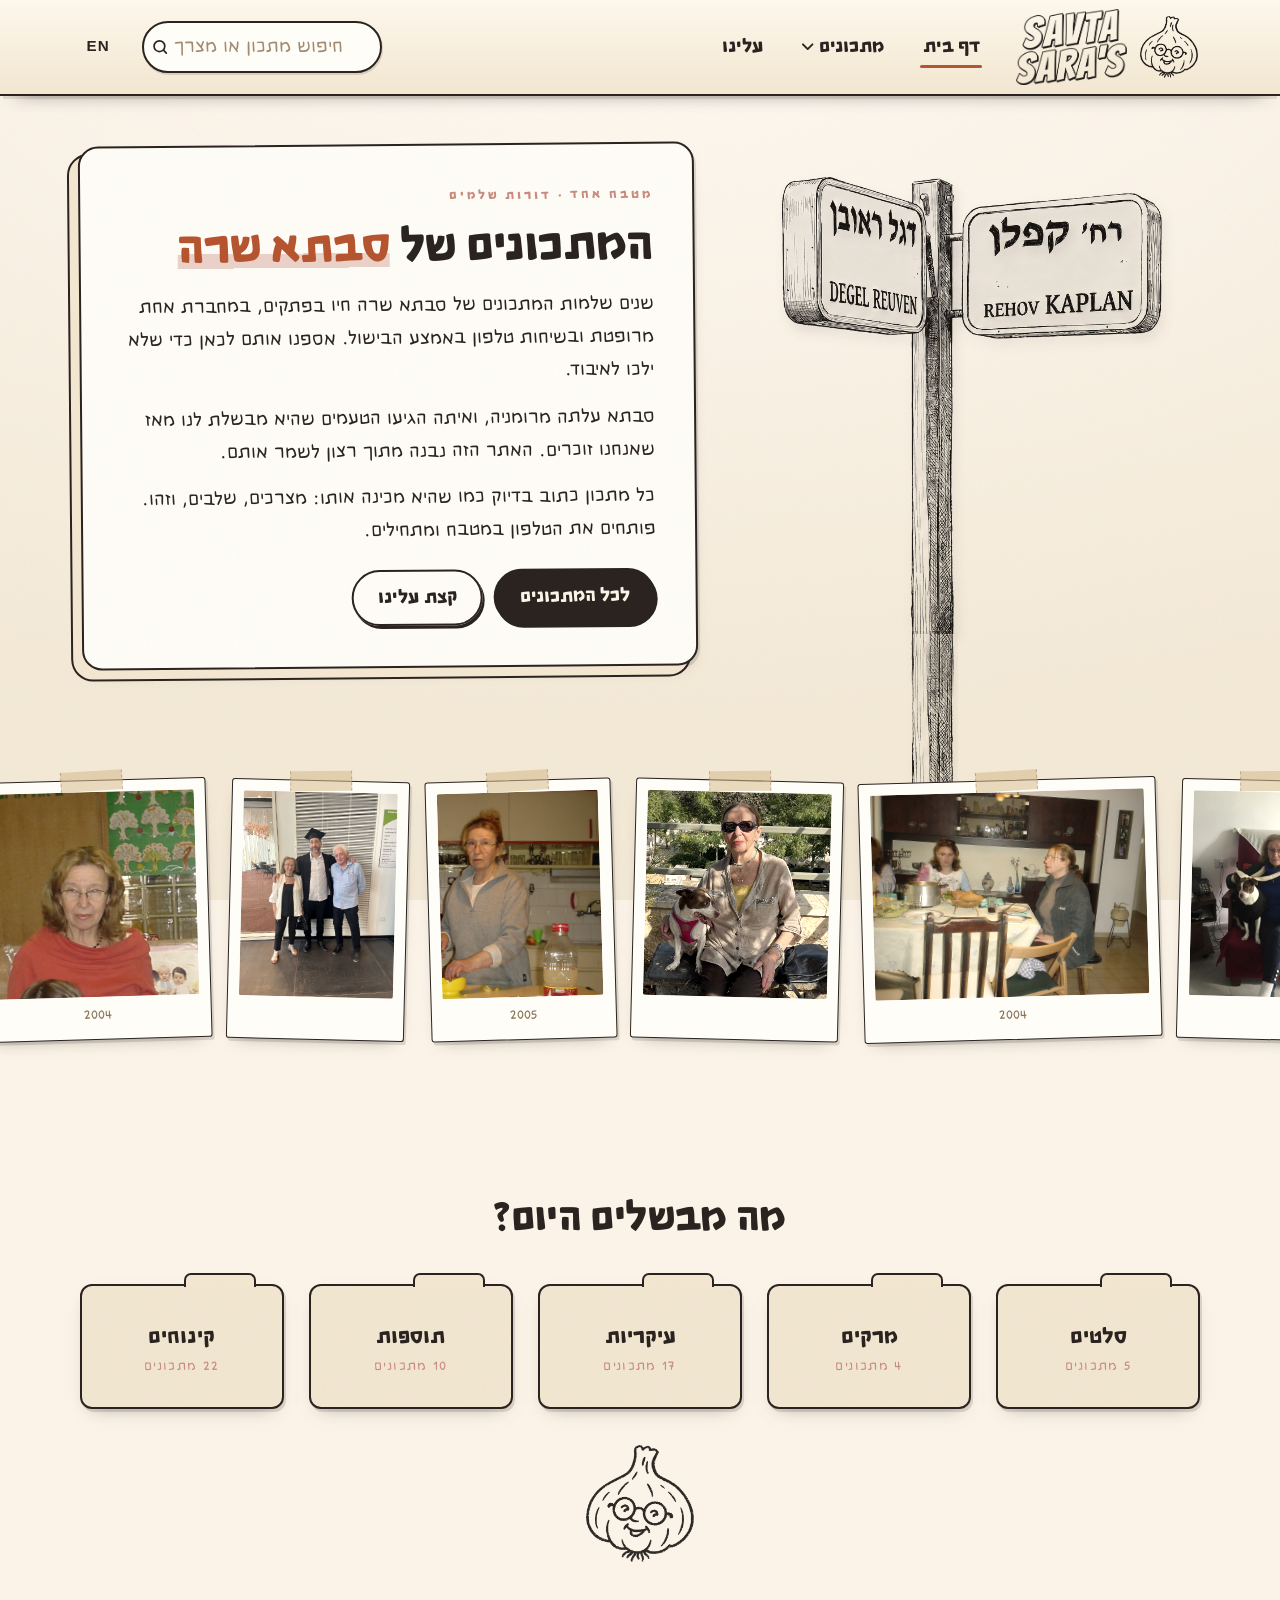
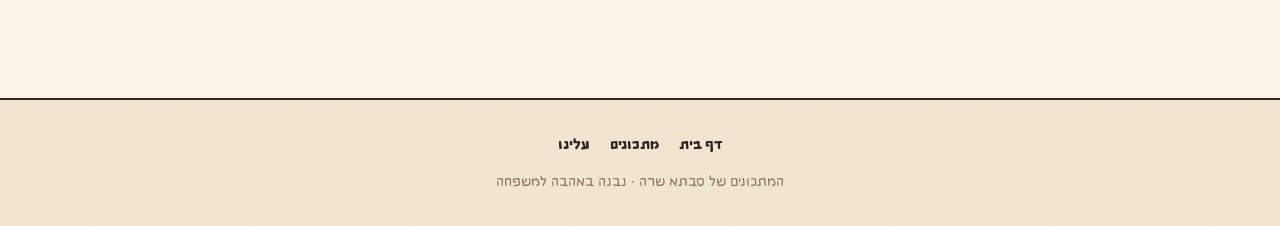
<file: index.html>
<!DOCTYPE html>
<html lang="he" dir="rtl">
<head>
<meta charset="utf-8">
<meta name="viewport" content="width=device-width, initial-scale=1">
<title>המתכונים של סבתא שרה</title>
<meta name="description" content="כל המתכונים של סבתא שרה במקום אחד — סלטים, מרקים, עיקריות, תוספות וקינוחים.">
<link rel="icon" href="assets/img/logo.png">
<link rel="preload" href="assets/fonts/yarden-regular-alefalefalef.woff2" as="font" type="font/woff2" crossorigin>
<link rel="preload" href="assets/fonts/yarden-bold-alefalefalef.woff2" as="font" type="font/woff2" crossorigin>
<link rel="preload" href="assets/fonts/poppins-regular-latin.woff2" as="font" type="font/woff2" crossorigin>
<link rel="preload" href="assets/fonts/poppins-bold-latin.woff2" as="font" type="font/woff2" crossorigin>
<link rel="stylesheet" href="assets/css/style.css?v=20260812n">
</head>
<body>

<a class="skip-link" href="#main" data-i18n="skip">דילוג לתוכן</a>

<header class="masthead">
  <div class="wrap masthead__inner">

    <a class="brand" href="index.html">
      <img class="brand__mark" src="assets/img/logo.png" alt="">
      <img class="brand__wordmark" src="assets/img/wordmark.png" alt="Savta Sara's Recipes">
    </a>

    <button class="burger" type="button" aria-expanded="false" aria-label="פתיחת תפריט" data-i18n-attr="aria-label:menuOpen">
      <svg viewBox="0 0 24 24" fill="none" stroke="currentColor" stroke-width="2.2" stroke-linecap="round" aria-hidden="true">
        <path d="M3 6h18M3 12h18M3 18h18"/>
      </svg>
    </button>

    <nav class="nav" aria-label="ראשי">
      <a class="nav__link" href="index.html" data-i18n="navHome">דף בית</a>

      <div class="nav__group">
        <button class="nav__link nav__toggle" type="button" aria-expanded="false" aria-controls="cat-menu">
          <span data-i18n="navRecipes">מתכונים</span>
          <svg viewBox="0 0 12 8" fill="none" stroke="currentColor" stroke-width="2" stroke-linecap="round" stroke-linejoin="round" aria-hidden="true"><path d="M1 1.5 6 6.5l5-5"/></svg>
        </button>
        <div class="nav__menu" id="cat-menu"></div>
      </div>

      <a class="nav__link" href="about.html" data-i18n="navAbout">עלינו</a>
    </nav>

    <form class="search" role="search">
      <label class="visually-hidden" for="q" data-i18n="searchLabel">חיפוש מתכון</label>
      <input class="search__input" id="q" type="search" placeholder="חיפוש מתכון או מצרך…" autocomplete="off" data-i18n-attr="placeholder:searchPlace">
      <button class="search__btn" type="submit" aria-label="חיפוש" data-i18n-attr="aria-label:searchBtn">
        <svg viewBox="0 0 24 24" fill="none" stroke="currentColor" stroke-width="2.2" stroke-linecap="round" aria-hidden="true">
          <circle cx="11" cy="11" r="7"/><path d="m20 20-3.5-3.5"/>
        </svg>
      </button>
    </form>

    <button class="langbtn" type="button" aria-label="Switch to English">EN</button>

  </div>
</header>

<main id="main">

  <!-- Hero -->
  <section class="hero wrap">
    <div class="hero__grid">

      <div class="signpost">
        <div class="signpost__stack">
          <img id="signpost-img" src="assets/img/street-sign.png" alt="" width="380">
          <!-- the post keeps going down the page and fades out behind the photos -->
          <span class="signpost__post" aria-hidden="true"></span>
        </div>
      </div>

      <div class="intro">
        <span class="intro__eyebrow" data-i18n="heroEyebrow">מטבח אחד · דורות שלמים</span>
        <h1 class="intro__title"><span data-i18n="heroTitleA">המתכונים של</span> <em data-i18n="heroTitleB">סבתא שרה</em></h1>
        <div id="intro-copy"></div>
        <div class="intro__actions">
          <a class="btn" href="recipes.html" data-i18n="heroBtnAll">לכל המתכונים</a>
          <a class="btn btn--ghost" href="about.html" data-i18n="heroBtnAbout">קצת עלינו</a>
        </div>
      </div>

    </div>
  </section>

  <!-- Gallery -->
  <section class="section--tight" aria-labelledby="gallery-title">
    <h2 class="visually-hidden" id="gallery-title" data-i18n="galleryTitle">תמונות מהאלבום המשפחתי</h2>
    <div class="gallery">
      <div class="gallery__track"></div>
    </div>
  </section>

  <!-- Categories -->
  <section class="section wrap" aria-labelledby="cats-title">
    <div class="section__head">
      <h2 class="section__title" id="cats-title" data-i18n="catsTitle">מה מבשלים היום?</h2>
    </div>
    <div class="cats"></div>
    <img class="mascot" src="assets/img/logo.png" alt="" aria-hidden="true">
  </section>

</main>

<footer class="footer">
  <div class="wrap">
    <nav class="footer__links" aria-label="תחתון">
      <a href="index.html" data-i18n="navHome">דף בית</a>
      <a href="recipes.html" data-i18n="navRecipes">מתכונים</a>
      <a href="about.html" data-i18n="navAbout">עלינו</a>
    </nav>
    <p><span data-i18n="siteName">המתכונים של סבתא שרה</span> · <span data-i18n="footerTag">נבנה באהבה למשפחה</span></p>
  </div>
</footer>

<script src="assets/js/data.js?v=20260812n"></script>
<script src="assets/js/site.js?v=20260812n"></script>
</body>
</html>
</file>
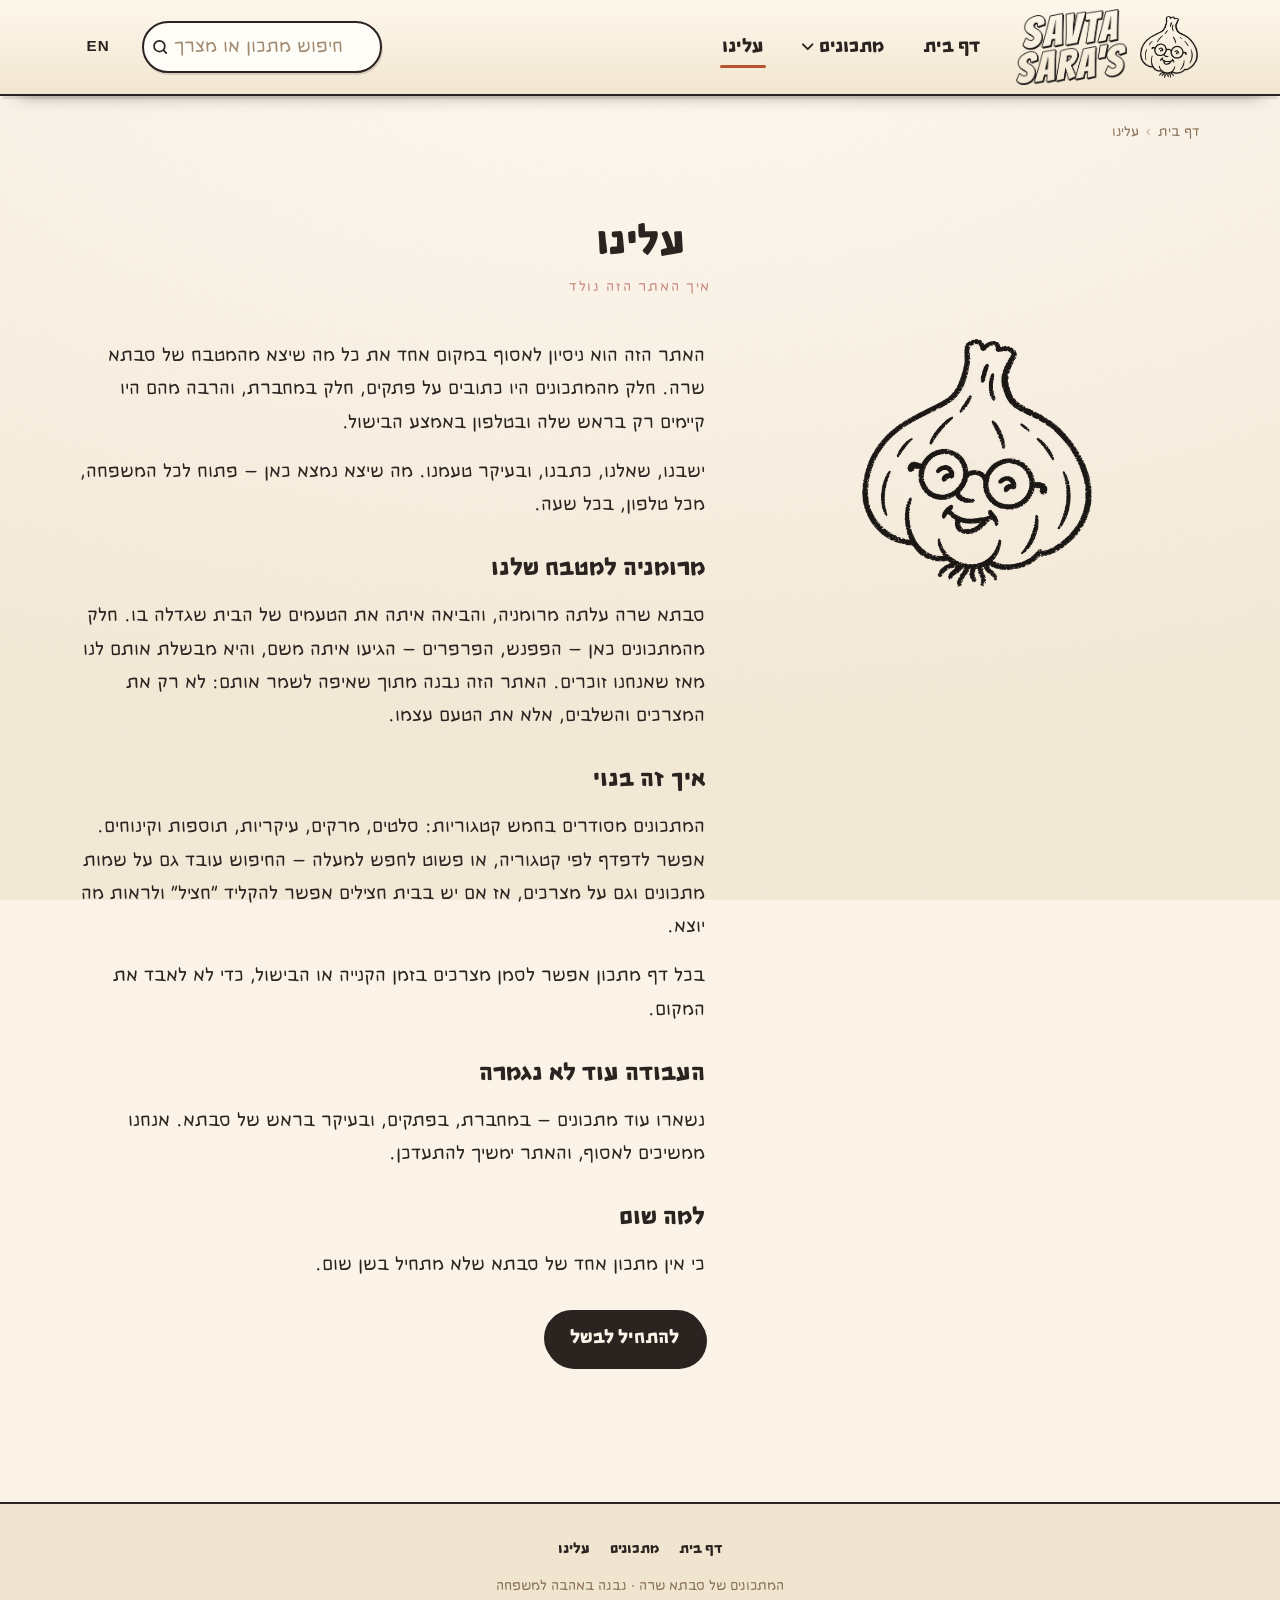
<file: about.html>
<!DOCTYPE html>
<html lang="he" dir="rtl">
<head>
<meta charset="utf-8">
<meta name="viewport" content="width=device-width, initial-scale=1">
<title>עלינו · המתכונים של סבתא שרה</title>
<meta name="description" content="על סבתא שרה, על המתכונים ועל האתר המשפחתי הזה.">
<link rel="icon" href="assets/img/logo.png">
<link rel="preload" href="assets/fonts/yarden-regular-alefalefalef.woff2" as="font" type="font/woff2" crossorigin>
<link rel="preload" href="assets/fonts/yarden-bold-alefalefalef.woff2" as="font" type="font/woff2" crossorigin>
<link rel="preload" href="assets/fonts/poppins-regular-latin.woff2" as="font" type="font/woff2" crossorigin>
<link rel="preload" href="assets/fonts/poppins-bold-latin.woff2" as="font" type="font/woff2" crossorigin>
<link rel="stylesheet" href="assets/css/style.css?v=20260812n">
</head>
<body>

<a class="skip-link" href="#main" data-i18n="skip">דילוג לתוכן</a>

<header class="masthead">
  <div class="wrap masthead__inner">

    <a class="brand" href="index.html">
      <img class="brand__mark" src="assets/img/logo.png" alt="">
      <img class="brand__wordmark" src="assets/img/wordmark.png" alt="Savta Sara's Recipes">
    </a>

    <button class="burger" type="button" aria-expanded="false" aria-label="פתיחת תפריט" data-i18n-attr="aria-label:menuOpen">
      <svg viewBox="0 0 24 24" fill="none" stroke="currentColor" stroke-width="2.2" stroke-linecap="round" aria-hidden="true">
        <path d="M3 6h18M3 12h18M3 18h18"/>
      </svg>
    </button>

    <nav class="nav" aria-label="ראשי">
      <a class="nav__link" href="index.html" data-i18n="navHome">דף בית</a>

      <div class="nav__group">
        <button class="nav__link nav__toggle" type="button" aria-expanded="false" aria-controls="cat-menu">
          <span data-i18n="navRecipes">מתכונים</span>
          <svg viewBox="0 0 12 8" fill="none" stroke="currentColor" stroke-width="2" stroke-linecap="round" stroke-linejoin="round" aria-hidden="true"><path d="M1 1.5 6 6.5l5-5"/></svg>
        </button>
        <div class="nav__menu" id="cat-menu"></div>
      </div>

      <a class="nav__link" href="about.html" data-i18n="navAbout">עלינו</a>
    </nav>

    <form class="search" role="search">
      <label class="visually-hidden" for="q" data-i18n="searchLabel">חיפוש מתכון</label>
      <input class="search__input" id="q" type="search" placeholder="חיפוש מתכון או מצרך…" autocomplete="off" data-i18n-attr="placeholder:searchPlace">
      <button class="search__btn" type="submit" aria-label="חיפוש" data-i18n-attr="aria-label:searchBtn">
        <svg viewBox="0 0 24 24" fill="none" stroke="currentColor" stroke-width="2.2" stroke-linecap="round" aria-hidden="true">
          <circle cx="11" cy="11" r="7"/><path d="m20 20-3.5-3.5"/>
        </svg>
      </button>
    </form>

    <button class="langbtn" type="button" aria-label="Switch to English">EN</button>

  </div>
</header>

<main id="main">
  <div class="wrap">
    <nav class="crumbs" aria-label="מיקום" data-i18n-attr="aria-label:crumbAria">
      <a href="index.html" data-i18n="crumbHome">דף בית</a><span aria-hidden="true">›</span> <span data-i18n="aboutTitle">עלינו</span>
    </nav>
  </div>

  <section class="section wrap">
    <div class="section__head">
      <h1 class="section__title" data-i18n="aboutTitle">עלינו</h1>
      <p class="section__sub" data-i18n="aboutSub">איך האתר הזה נולד</p>
    </div>

    <div class="about__grid">
      <div class="about__portrait">
        <img src="assets/img/logo.png" alt="הלוגו של האתר: ראש שום מחייך עם משקפיים עגולים">
      </div>

      <div class="about__prose" id="about-prose"></div>
    </div>
  </section>
</main>

<footer class="footer">
  <div class="wrap">
    <nav class="footer__links" aria-label="תחתון">
      <a href="index.html" data-i18n="navHome">דף בית</a>
      <a href="recipes.html" data-i18n="navRecipes">מתכונים</a>
      <a href="about.html" data-i18n="navAbout">עלינו</a>
    </nav>
    <p><span data-i18n="siteName">המתכונים של סבתא שרה</span> · <span data-i18n="footerTag">נבנה באהבה למשפחה</span></p>
  </div>
</footer>

<script src="assets/js/data.js?v=20260812n"></script>
<script src="assets/js/site.js?v=20260812n"></script>
</body>
</html>
</file>
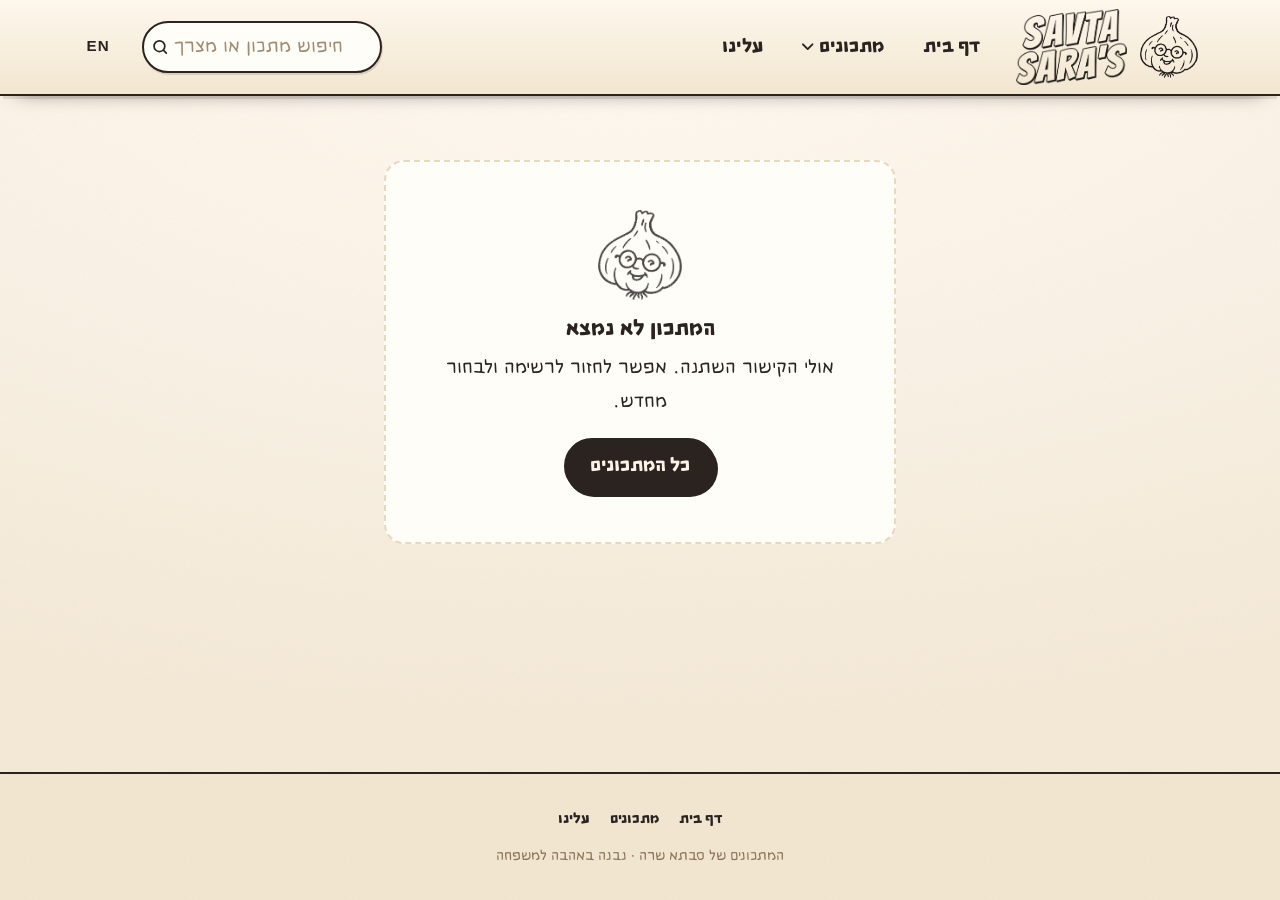
<file: recipe.html>
<!DOCTYPE html>
<html lang="he" dir="rtl">
<head>
<meta charset="utf-8">
<meta name="viewport" content="width=device-width, initial-scale=1">
<title>מתכון · המתכונים של סבתא שרה</title>
<link rel="icon" href="assets/img/logo.png">
<link rel="preload" href="assets/fonts/yarden-regular-alefalefalef.woff2" as="font" type="font/woff2" crossorigin>
<link rel="preload" href="assets/fonts/yarden-bold-alefalefalef.woff2" as="font" type="font/woff2" crossorigin>
<link rel="preload" href="assets/fonts/poppins-regular-latin.woff2" as="font" type="font/woff2" crossorigin>
<link rel="preload" href="assets/fonts/poppins-bold-latin.woff2" as="font" type="font/woff2" crossorigin>
<link rel="stylesheet" href="assets/css/style.css?v=20260812n">
</head>
<body>

<a class="skip-link" href="#main" data-i18n="skip">דילוג לתוכן</a>

<header class="masthead">
  <div class="wrap masthead__inner">

    <a class="brand" href="index.html">
      <img class="brand__mark" src="assets/img/logo.png" alt="">
      <img class="brand__wordmark" src="assets/img/wordmark.png" alt="Savta Sara's Recipes">
    </a>

    <button class="burger" type="button" aria-expanded="false" aria-label="פתיחת תפריט" data-i18n-attr="aria-label:menuOpen">
      <svg viewBox="0 0 24 24" fill="none" stroke="currentColor" stroke-width="2.2" stroke-linecap="round" aria-hidden="true">
        <path d="M3 6h18M3 12h18M3 18h18"/>
      </svg>
    </button>

    <nav class="nav" aria-label="ראשי">
      <a class="nav__link" href="index.html" data-i18n="navHome">דף בית</a>

      <div class="nav__group">
        <button class="nav__link nav__toggle" type="button" aria-expanded="false" aria-controls="cat-menu">
          <span data-i18n="navRecipes">מתכונים</span>
          <svg viewBox="0 0 12 8" fill="none" stroke="currentColor" stroke-width="2" stroke-linecap="round" stroke-linejoin="round" aria-hidden="true"><path d="M1 1.5 6 6.5l5-5"/></svg>
        </button>
        <div class="nav__menu" id="cat-menu"></div>
      </div>

      <a class="nav__link" href="about.html" data-i18n="navAbout">עלינו</a>
    </nav>

    <form class="search" role="search">
      <label class="visually-hidden" for="q" data-i18n="searchLabel">חיפוש מתכון</label>
      <input class="search__input" id="q" type="search" placeholder="חיפוש מתכון או מצרך…" autocomplete="off" data-i18n-attr="placeholder:searchPlace">
      <button class="search__btn" type="submit" aria-label="חיפוש" data-i18n-attr="aria-label:searchBtn">
        <svg viewBox="0 0 24 24" fill="none" stroke="currentColor" stroke-width="2.2" stroke-linecap="round" aria-hidden="true">
          <circle cx="11" cy="11" r="7"/><path d="m20 20-3.5-3.5"/>
        </svg>
      </button>
    </form>

    <button class="langbtn" type="button" aria-label="Switch to English">EN</button>

  </div>
</header>

<main id="main">
  <div class="wrap">
    <nav class="crumbs" id="crumbs" aria-label="מיקום"></nav>
  </div>

  <section class="recipe wrap" id="recipe"></section>
</main>

<footer class="footer">
  <div class="wrap">
    <nav class="footer__links" aria-label="תחתון">
      <a href="index.html" data-i18n="navHome">דף בית</a>
      <a href="recipes.html" data-i18n="navRecipes">מתכונים</a>
      <a href="about.html" data-i18n="navAbout">עלינו</a>
    </nav>
    <p><span data-i18n="siteName">המתכונים של סבתא שרה</span> · <span data-i18n="footerTag">נבנה באהבה למשפחה</span></p>
  </div>
</footer>

<script src="assets/js/data.js?v=20260812n"></script>
<script src="assets/js/site.js?v=20260812n"></script>
</body>
</html>
</file>
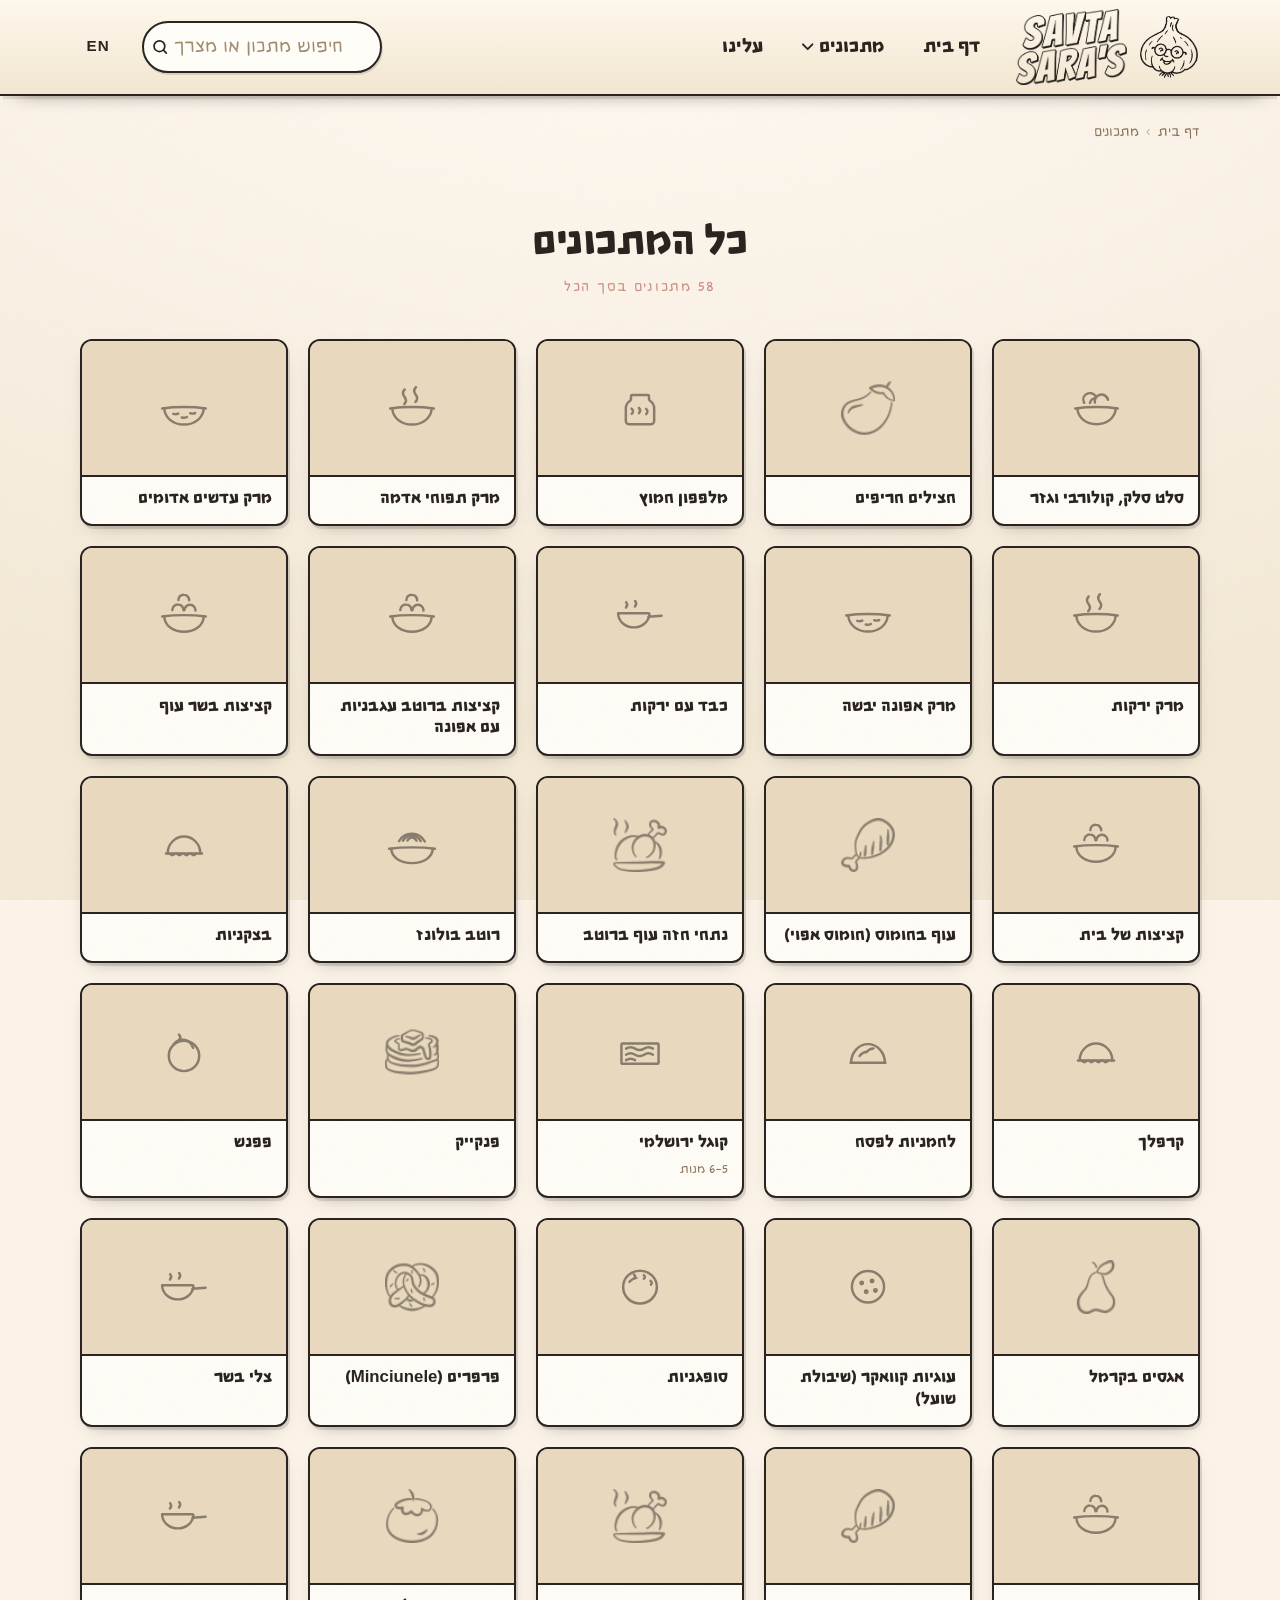
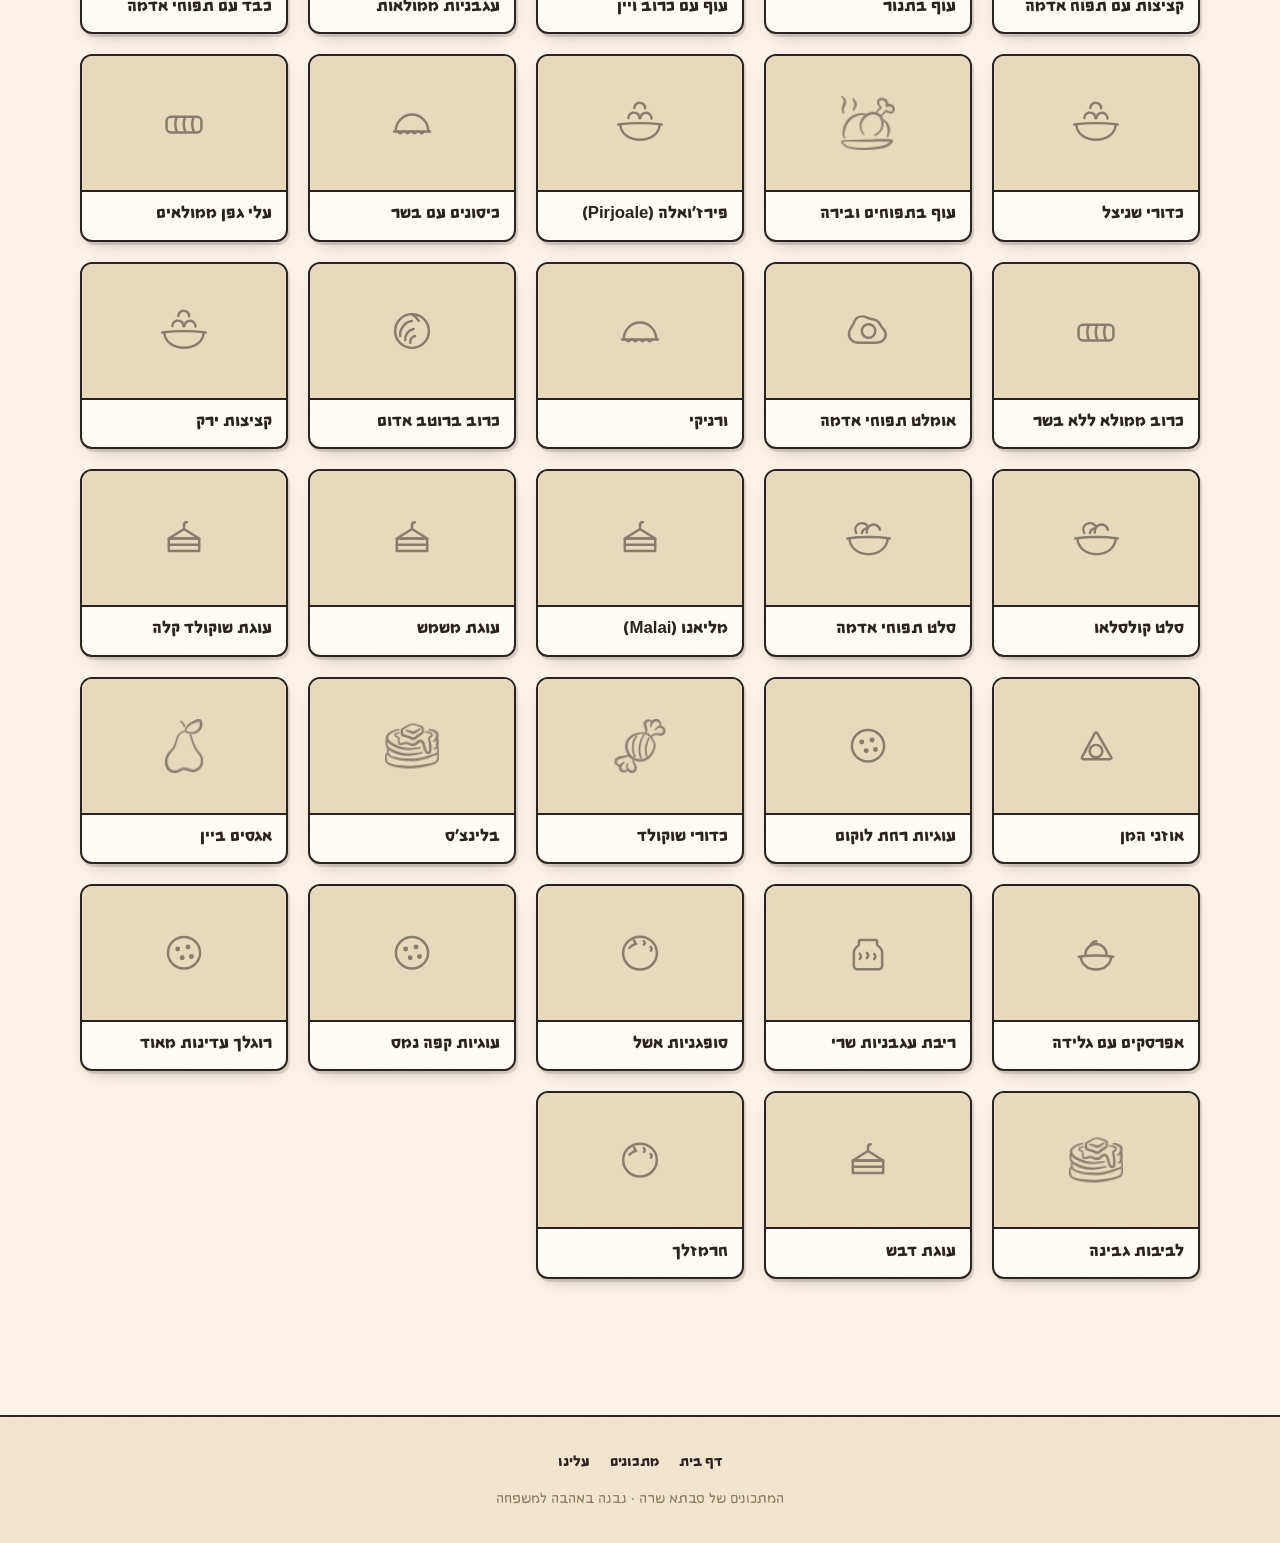
<file: recipes.html>
<!DOCTYPE html>
<html lang="he" dir="rtl">
<head>
<meta charset="utf-8">
<meta name="viewport" content="width=device-width, initial-scale=1">
<title>מתכונים · המתכונים של סבתא שרה</title>
<meta name="description" content="כל המתכונים של סבתא שרה, לפי קטגוריות.">
<link rel="icon" href="assets/img/logo.png">
<link rel="preload" href="assets/fonts/yarden-regular-alefalefalef.woff2" as="font" type="font/woff2" crossorigin>
<link rel="preload" href="assets/fonts/yarden-bold-alefalefalef.woff2" as="font" type="font/woff2" crossorigin>
<link rel="preload" href="assets/fonts/poppins-regular-latin.woff2" as="font" type="font/woff2" crossorigin>
<link rel="preload" href="assets/fonts/poppins-bold-latin.woff2" as="font" type="font/woff2" crossorigin>
<link rel="stylesheet" href="assets/css/style.css?v=20260812n">
</head>
<body>

<a class="skip-link" href="#main" data-i18n="skip">דילוג לתוכן</a>

<header class="masthead">
  <div class="wrap masthead__inner">

    <a class="brand" href="index.html">
      <img class="brand__mark" src="assets/img/logo.png" alt="">
      <img class="brand__wordmark" src="assets/img/wordmark.png" alt="Savta Sara's Recipes">
    </a>

    <button class="burger" type="button" aria-expanded="false" aria-label="פתיחת תפריט" data-i18n-attr="aria-label:menuOpen">
      <svg viewBox="0 0 24 24" fill="none" stroke="currentColor" stroke-width="2.2" stroke-linecap="round" aria-hidden="true">
        <path d="M3 6h18M3 12h18M3 18h18"/>
      </svg>
    </button>

    <nav class="nav" aria-label="ראשי">
      <a class="nav__link" href="index.html" data-i18n="navHome">דף בית</a>

      <div class="nav__group">
        <button class="nav__link nav__toggle" type="button" aria-expanded="false" aria-controls="cat-menu">
          <span data-i18n="navRecipes">מתכונים</span>
          <svg viewBox="0 0 12 8" fill="none" stroke="currentColor" stroke-width="2" stroke-linecap="round" stroke-linejoin="round" aria-hidden="true"><path d="M1 1.5 6 6.5l5-5"/></svg>
        </button>
        <div class="nav__menu" id="cat-menu"></div>
      </div>

      <a class="nav__link" href="about.html" data-i18n="navAbout">עלינו</a>
    </nav>

    <form class="search" role="search">
      <label class="visually-hidden" for="q" data-i18n="searchLabel">חיפוש מתכון</label>
      <input class="search__input" id="q" type="search" placeholder="חיפוש מתכון או מצרך…" autocomplete="off" data-i18n-attr="placeholder:searchPlace">
      <button class="search__btn" type="submit" aria-label="חיפוש" data-i18n-attr="aria-label:searchBtn">
        <svg viewBox="0 0 24 24" fill="none" stroke="currentColor" stroke-width="2.2" stroke-linecap="round" aria-hidden="true">
          <circle cx="11" cy="11" r="7"/><path d="m20 20-3.5-3.5"/>
        </svg>
      </button>
    </form>

    <button class="langbtn" type="button" aria-label="Switch to English">EN</button>

  </div>
</header>

<main id="main">
  <div class="wrap">
    <nav class="crumbs" id="crumbs" aria-label="מיקום"></nav>
  </div>

  <section class="section wrap">
    <div class="section__head">
      <h1 class="section__title" id="list-title">מתכונים</h1>
      <p class="section__sub" id="list-sub"></p>
    </div>
    <div class="cards" id="recipe-list"></div>
  </section>
</main>

<footer class="footer">
  <div class="wrap">
    <nav class="footer__links" aria-label="תחתון">
      <a href="index.html" data-i18n="navHome">דף בית</a>
      <a href="recipes.html" data-i18n="navRecipes">מתכונים</a>
      <a href="about.html" data-i18n="navAbout">עלינו</a>
    </nav>
    <p><span data-i18n="siteName">המתכונים של סבתא שרה</span> · <span data-i18n="footerTag">נבנה באהבה למשפחה</span></p>
  </div>
</footer>

<script src="assets/js/data.js?v=20260812n"></script>
<script src="assets/js/site.js?v=20260812n"></script>
</body>
</html>
</file>
<file: assets/css/style.css>
/* ==========================================================================
   המתכונים של סבתא שרה — Savta Sara's Recipes
   Vintage recipe-box design system. RTL, Hebrew, self-hosted Yarden.
   ========================================================================== */

/* --- Fonts ---------------------------------------------------------------- */
@font-face {
  font-family: "Yarden";
  src: url("../fonts/yarden-regular-alefalefalef.woff2") format("woff2"),
       url("../fonts/yarden-regular-alefalefalef.woff") format("woff");
  font-weight: 400;
  font-style: normal;
  font-display: swap;
}
@font-face {
  font-family: "Yarden";
  src: url("../fonts/yarden-bold-alefalefalef.woff2") format("woff2"),
       url("../fonts/yarden-bold-alefalefalef.woff") format("woff");
  font-weight: 700;
  font-style: normal;
  font-display: swap;
}

/* Poppins carries the English side. Yarden has no Latin glyphs at all, so
   without this the English pages fall back to a system sans and lose the
   whole typographic identity. Poppins was chosen to match Yarden's geometry:
   circular bowls, monolinear strokes, flat terminals, wide set.
   Latin subset only, ~8KB each. Licence: poppins-OFL.txt */
@font-face {
  font-family: "Poppins";
  src: url("../fonts/poppins-regular-latin.woff2") format("woff2");
  font-weight: 400;
  font-style: normal;
  font-display: swap;
}
@font-face {
  font-family: "Poppins";
  src: url("../fonts/poppins-bold-latin.woff2") format("woff2");
  font-weight: 700;
  font-style: normal;
  font-display: swap;
}

/* --- Tokens --------------------------------------------------------------- */
:root {
  --paper:        #fbf3e7;  /* cream page */
  --paper-aged:   #f2e6d0;  /* deeper card stock */
  --paper-shade:  #e8d8bd;  /* edges, tabs, rules */
  --ink:          #2a2320;  /* hand-drawn linework, same black as the logo */
  --sepia:        #2a2320;  /* body copy — black */
  --brown:        #2a2320;  /* headings — black; hierarchy is size and weight */
  --terracotta:   #b4552f;  /* accent: tags, margin rule, active state */
  --rose:         #c98b7e;  /* soft secondary accent */
  --ink-soft:     rgba(42, 35, 32, .14);

  --shadow-card:  2px 3px 0 var(--ink-soft), 0 8px 18px -12px rgba(42, 35, 32, .5);
  --shadow-lift:  3px 5px 0 var(--ink-soft), 0 14px 26px -12px rgba(42, 35, 32, .45);

  --r-sm: 6px;
  --r-md: 12px;
  --r-lg: 20px;

  --wrap: 1120px;
  --gap: clamp(1rem, 3vw, 2rem);

  /* Paper grain — one tiny SVG, reused as a background layer site-wide. */
  --grain: url("data:image/svg+xml,%3Csvg xmlns='http://www.w3.org/2000/svg' width='160' height='160'%3E%3Cfilter id='n'%3E%3CfeTurbulence type='fractalNoise' baseFrequency='.82' numOctaves='3'/%3E%3C/filter%3E%3Crect width='160' height='160' filter='url(%23n)' opacity='.055'/%3E%3C/svg%3E");
}

/* --- Reset ---------------------------------------------------------------- */
*, *::before, *::after { box-sizing: border-box; }
html { -webkit-text-size-adjust: 100%; scroll-behavior: smooth; }
/* Nothing on this site should ever scroll sideways. `clip` rather than
   `hidden` because hidden would make this a scroll container and break the
   sticky header. Belt and braces: the layout measures clean from 280px up,
   but a stray wide element should never be able to shove the page across. */
html, body { overflow-x: clip; max-width: 100%; }
body, h1, h2, h3, h4, p, ul, ol, li, figure, blockquote { margin: 0; padding: 0; }
ul, ol { list-style: none; }
img { display: block; max-width: 100%; height: auto; }
button, input { font: inherit; color: inherit; }
a { color: inherit; text-decoration: none; }

body {
  font-family: "Yarden", "Assistant", "Arial Hebrew", sans-serif;
  font-weight: 400;
  font-size: clamp(1.0625rem, .55vw + .95rem, 1.1875rem);
  line-height: 1.75;
  color: var(--sepia);
  background-color: var(--paper);
  background-image:
    var(--grain),
    radial-gradient(120% 80% at 50% 0%, #fffaf1 0%, var(--paper) 45%, #f4e9d6 100%);
  background-attachment: fixed;
  min-height: 100vh;
  display: flex;
  flex-direction: column;
}

h1, h2, h3, h4 { font-weight: 700; color: var(--brown); line-height: 1.25; }

/* ==========================================================================
   English typography
   Poppins' x-height is within 0.4% of Yarden's, so body copy needs no resizing
   at all. Its cap height is 15% shorter though, so headings — which in Hebrew
   fill the full letter height — read small at the same size. They get a modest
   bump here (about 8%), split between matching cap height and x-height rather
   than the full 15%, which would overshoot. Poppins also carries much taller
   ascenders and deeper descenders, so the line-height comes down to match.
   ========================================================================== */
html[lang="en"] body {
  font-family: "Poppins", "Assistant", sans-serif;
  line-height: 1.62;
}
html[lang="en"] .intro__title   { font-size: clamp(2.05rem, 5.4vw, 3.25rem); }
html[lang="en"] .section__title { font-size: clamp(1.85rem, 4.3vw, 2.8rem); }
html[lang="en"] .recipe__title  { font-size: clamp(2.05rem, 5.4vw, 3.15rem); }
html[lang="en"] .recipe__h      { font-size: 1.5rem; }
html[lang="en"] .cat__name      { font-size: 1.45rem; }
html[lang="en"] .card__title    { font-size: 1.28rem; }

/* Poppins runs wider than Yarden at the same size — a touch of negative
   tracking on the display sizes keeps the headline from sprawling. */
html[lang="en"] .intro__title,
html[lang="en"] .recipe__title,
html[lang="en"] .section__title { letter-spacing: -.025em; }

/* the eyebrow is set in caps in English, so it needs more room to breathe */
html[lang="en"] .intro__eyebrow { letter-spacing: .18em; font-size: .74rem; }

/* Accessibility floor */
:focus-visible {
  outline: 3px solid var(--terracotta);
  outline-offset: 3px;
  border-radius: 3px;
}
.skip-link {
  position: absolute;
  right: 1rem;
  top: -100px;
  z-index: 200;
  background: var(--ink);
  color: var(--paper);
  padding: .6rem 1.1rem;
  border-radius: 0 0 var(--r-sm) var(--r-sm);
  transition: top .18s ease;
}
.skip-link:focus { top: 0; }
.visually-hidden {
  position: absolute; width: 1px; height: 1px;
  margin: -1px; padding: 0; overflow: hidden;
  clip: rect(0 0 0 0); white-space: nowrap; border: 0;
}

.wrap { width: min(100% - 2.5rem, var(--wrap)); margin-inline: auto; }

/* ==========================================================================
   Header / navigation
   ========================================================================== */
.masthead {
  position: sticky;
  top: 0;
  z-index: 100;
  background: linear-gradient(180deg, #fdf7ec 0%, var(--paper-aged) 100%);
  background-blend-mode: normal;
  border-bottom: 2px solid var(--ink);
  box-shadow: 0 6px 0 -3px rgba(42, 35, 32, .1), 0 12px 20px -18px rgba(42, 35, 32, .8);
}

.masthead__inner {
  display: flex;
  align-items: center;
  gap: clamp(.75rem, 2vw, 1.75rem);
  padding-block: .55rem;
}

/* Logo lockup — the garlic is the mark, the wordmark sits beside it */
.brand { display: flex; align-items: center; gap: .7rem; flex: 0 0 auto; }
.brand__mark {
  width: clamp(46px, 6vw, 62px);
  aspect-ratio: 1;
  object-fit: contain;
  transition: transform .35s cubic-bezier(.34, 1.56, .64, 1);
}
.brand:hover .brand__mark,
.brand:focus-visible .brand__mark { transform: rotate(-7deg) scale(1.06); }
/* Two stacked lines of type, so it is sized by height against the garlic
   rather than by width. Set a step larger than a solid wordmark would need:
   the letters are hollow outlines, so they carry much less weight and go
   fragile if they are shrunk to match a filled mark. Source is 507×349. */
.brand__wordmark {
  height: clamp(54px, 7.2vw, 76px);
  width: auto;
  flex: 0 0 auto;
}

.nav { display: flex; align-items: center; gap: clamp(.25rem, 1.4vw, 1rem); }

.nav__link {
  position: relative;
  display: inline-block;
  padding: .45rem .7rem;
  font-weight: 700;
  color: var(--sepia);
  border-radius: var(--r-sm);
  transition: color .18s ease;
}
/* Hand-drawn underline that sketches itself in on hover */
.nav__link::after {
  content: "";
  position: absolute;
  inset-inline: .55rem;
  bottom: .18rem;
  height: 3px;
  background: var(--terracotta);
  border-radius: 3px;
  transform: scaleX(0);
  transform-origin: right center;
  transition: transform .24s ease;
}
/* the underline should sketch itself in from the reading edge */
[dir="ltr"] .nav__link::after { transform-origin: left center; }
.nav__link:hover, .nav__link:focus-visible { color: var(--terracotta); }
.nav__link:hover::after,
.nav__link:focus-visible::after,
.nav__link[aria-current="page"]::after { transform: scaleX(1); }
.nav__link[aria-current="page"] { color: var(--brown); }

/* Recipes dropdown */
.nav__group { position: relative; }
.nav__toggle {
  background: none;
  border: 0;
  cursor: pointer;
  display: inline-flex;
  align-items: center;
  gap: .35rem;
}
.nav__toggle svg { width: .6em; height: .6em; transition: transform .22s ease; }
.nav__group:hover .nav__toggle svg,
.nav__toggle[aria-expanded="true"] svg { transform: rotate(180deg); }

.nav__menu {
  position: absolute;
  top: calc(100% + .5rem);
  inset-inline-end: 0;
  min-width: 12rem;
  padding: .45rem;
  background: var(--paper);
  background-image: var(--grain);
  border: 2px solid var(--ink);
  border-radius: var(--r-md);
  box-shadow: var(--shadow-lift);
  opacity: 0;
  visibility: hidden;
  transform: translateY(-6px);
  transition: opacity .18s ease, transform .18s ease, visibility .18s;
}
.nav__group:hover .nav__menu,
.nav__group:focus-within .nav__menu,
.nav__menu.is-open { opacity: 1; visibility: visible; transform: translateY(0); }
/* little notch pointing back up at the toggle */
.nav__menu::before {
  content: "";
  position: absolute;
  top: -7px;
  inset-inline-end: 1.6rem;
  width: 11px; height: 11px;
  background: var(--paper);
  border-inline-start: 2px solid var(--ink);
  border-block-start: 2px solid var(--ink);
  transform: rotate(45deg);
}
.nav__menu a {
  display: block;
  padding: .4rem .7rem;
  border-radius: var(--r-sm);
  font-weight: 700;
  color: var(--sepia);
  transition: background .16s ease, color .16s ease, padding-inline-start .16s ease;
}
.nav__menu a:hover, .nav__menu a:focus-visible {
  background: var(--paper-shade);
  color: var(--brown);
}

/* Search */
.search { margin-inline-start: auto; position: relative; flex: 0 1 15rem; }
.search__input {
  width: 100%;
  padding: .45rem 2.3rem .45rem .8rem;
  background: #fffdf8;
  border: 2px solid var(--ink);
  border-radius: 999px;
  box-shadow: 1px 2px 0 var(--ink-soft);
  transition: box-shadow .18s ease, border-color .18s ease;
}
.search__input::placeholder { color: #a08a70; }
.search__input:focus { outline: none; border-color: var(--terracotta); box-shadow: 0 0 0 3px rgba(180, 85, 47, .22); }
.search__btn {
  position: absolute;
  inset-inline-end: .3rem;
  top: 50%;
  transform: translateY(-50%);
  background: none;
  border: 0;
  cursor: pointer;
  padding: .25rem;
  line-height: 0;
  color: var(--brown);
  border-radius: 999px;
}
.search__btn svg { width: 1.15rem; height: 1.15rem; }

/* Language switch — sits at the far end of the header, past the search.
   In Hebrew (RTL) that reads as top-left; in English it mirrors to top-right. */
.langbtn {
  flex: 0 0 auto;
  padding: .35rem .4rem;
  font-weight: 700;
  font-size: .95rem;
  letter-spacing: .08em;
  color: var(--sepia);
  background: none;
  border: 0;
  cursor: pointer;
  text-decoration: underline;
  text-underline-offset: 5px;
  text-decoration-thickness: 2px;
  text-decoration-color: transparent;
  transition: color .16s ease, text-decoration-color .16s ease;
}
.langbtn:hover, .langbtn:focus-visible {
  color: var(--terracotta);
  text-decoration-color: var(--terracotta);
}

/* Mobile nav toggle */
.burger {
  display: none;
  margin-inline-start: auto;
  background: none;
  border: 2px solid var(--ink);
  border-radius: var(--r-sm);
  padding: .35rem .5rem;
  cursor: pointer;
  line-height: 0;
}
.burger svg { width: 1.3rem; height: 1.3rem; }

/* ==========================================================================
   Shared pieces
   ========================================================================== */
main { flex: 1 0 auto; }

.section { padding-block: clamp(2.5rem, 6vw, 4.5rem); }
.section--tight { padding-block: clamp(1.75rem, 4vw, 3rem); }

.section__head { text-align: center; margin-bottom: clamp(1.5rem, 4vw, 2.5rem); }
.section__title {
  font-size: clamp(1.7rem, 4vw, 2.6rem);
  letter-spacing: -.015em;
}
.section__sub {
  margin-top: .35rem;
  color: var(--rose);
  letter-spacing: .12em;
  font-size: .9rem;
}

/* Buttons */
.btn {
  display: inline-block;
  padding: .6rem 1.5rem;
  font-weight: 700;
  color: var(--paper);
  background: var(--brown);
  border: 2px solid var(--ink);
  border-radius: 999px;
  box-shadow: 2px 3px 0 var(--ink);
  cursor: pointer;
  transition: transform .16s ease, box-shadow .16s ease, background .16s ease;
}
.btn:hover, .btn:focus-visible {
  background: var(--terracotta);
  transform: translate(1px, 1px);
  box-shadow: 1px 2px 0 var(--ink);
}
.btn--ghost { background: transparent; color: var(--brown); }
.btn--ghost:hover, .btn--ghost:focus-visible { background: var(--paper-shade); color: var(--brown); }

/* Tags */
.tag {
  display: inline-block;
  padding: .12rem .7rem;
  font-size: .78rem;
  font-weight: 700;
  letter-spacing: .04em;
  color: var(--terracotta);
  background: rgba(180, 85, 47, .1);
  border: 1.5px solid rgba(180, 85, 47, .4);
  border-radius: 999px;
}
.tag--demo {
  color: #7a6a2b;
  background: rgba(160, 140, 50, .12);
  border-color: rgba(160, 140, 50, .45);
}

/* Breadcrumb */
.crumbs {
  display: flex;
  flex-wrap: wrap;
  align-items: center;
  gap: .45rem;
  font-size: .88rem;
  color: #8a7259;
  padding-top: 1.5rem;
}
.crumbs a:hover { color: var(--terracotta); text-decoration: underline; text-underline-offset: 3px; }
.crumbs span[aria-hidden] { opacity: .5; }

/* ==========================================================================
   Hero
   ========================================================================== */
.hero { padding-block: clamp(1.5rem, 4vw, 3rem) clamp(1rem, 3vw, 2rem); }
.hero__grid {
  display: grid;
  grid-template-columns: minmax(0, .85fr) minmax(0, 1.15fr);
  align-items: center;
  gap: clamp(1.25rem, 4vw, 3rem);
}

/* Signpost: decorative only. The plaques sit beside the intro copy and the
   wooden post carries on down the page, passing behind the photos before it
   fades out — so the illustration reads as part of the paper, not a cut-out
   pasted on top of it. */
.signpost { position: relative; }

.signpost__stack {
  position: relative;
  width: min(100%, 380px);
  margin-inline: auto;
}
.signpost__stack img {
  position: relative;
  z-index: 1;
  width: 100%;
  filter: contrast(1.04) saturate(.92) drop-shadow(3px 6px 6px rgba(42, 35, 32, .16));
}

/* One tileable slice of the post, repeated. The percentages below line the
   strip up with the post inside street-sign.png (x 220–310 of 671px wide);
   they must be re-measured if that image is ever replaced. */
.signpost__post {
  position: absolute;
  top: calc(100% - 3px);          /* slight overlap hides the join */
  left: 32.79%;
  width: 13.41%;
  height: clamp(240px, 30vw, 460px);
  background: url("../img/post-tile.png") repeat-y center top;
  background-size: 100% auto;
  filter: contrast(1.04) saturate(.92) drop-shadow(3px 6px 6px rgba(42, 35, 32, .12));
  -webkit-mask-image: linear-gradient(180deg, #000 0 46%, rgba(0, 0, 0, .4) 76%, transparent 100%);
          mask-image: linear-gradient(180deg, #000 0 46%, rgba(0, 0, 0, .4) 76%, transparent 100%);
  pointer-events: none;
  z-index: 0;
}

/* Intro copy sits on a taped-down slip of paper */
.intro {
  position: relative;
  z-index: 2;                       /* the post passes behind the page, not through it */
  padding: clamp(1.5rem, 4vw, 2.5rem);
  background: #fffdf7;
  background-image: var(--grain);
  border: 2px solid var(--ink);
  border-radius: var(--r-lg);
  transform: rotate(-.5deg);
  /* second sheet peeking out behind, drawn as a shadow so it can never
     paint over the card's own interior */
  box-shadow:
    -9px 9px 0 0 var(--paper-aged),
    -9px 9px 0 2px var(--ink),
    2px 3px 0 var(--ink-soft),
    0 8px 18px -12px rgba(42, 35, 32, .5);
}
.intro__eyebrow {
  display: block;
  font-size: .82rem;
  font-weight: 700;
  letter-spacing: .22em;
  color: var(--rose);
  margin-bottom: .5rem;
}
.intro__title {
  font-size: clamp(1.9rem, 5vw, 3rem);
  letter-spacing: -.02em;
  margin-bottom: .75rem;
}
.intro__title em {
  font-style: normal;
  /* the name is one unit — letting it wrap splits both the phrase and the
     highlight sweep across two lines */
  white-space: nowrap;
  color: var(--terracotta);
  /* hand-drawn highlighter swipe under the name */
  background: linear-gradient(180deg, transparent 62%, rgba(201, 139, 126, .38) 62% 92%, transparent 92%);
}
.intro p + p { margin-top: .8rem; }
.intro__actions { margin-top: 1.4rem; display: flex; flex-wrap: wrap; gap: .7rem; }

/* ==========================================================================
   Gallery marquee
   ========================================================================== */
/* A real scroll container rather than a CSS transform, so a finger can just
   push the strip along. The drift is done in JS by nudging scrollLeft, which
   the user can interrupt at any moment — a transform animation cannot be
   grabbed like that. No arrows, no dots, no scrollbar: you just swipe. */
.gallery {
  overflow-x: auto;
  overflow-y: hidden;
  padding-block: clamp(1rem, 3vw, 2rem);
  /* photographs have no reading order, and LTR keeps scrollLeft counting up
     from zero in every browser — RTL scroll coordinates are a minefield */
  direction: ltr;
  scroll-behavior: auto;              /* must not inherit the page's smooth scroll */
  overscroll-behavior-x: contain;     /* swiping the strip must not trigger back-navigation */
  -webkit-overflow-scrolling: touch;
  scrollbar-width: none;              /* Firefox */
  -ms-overflow-style: none;           /* old Edge */
  cursor: grab;
}
.gallery::-webkit-scrollbar { display: none; }   /* Chrome, Safari */
.gallery:active { cursor: grabbing; }

.gallery__track {
  display: flex;
  gap: 1.25rem;
  width: max-content;
}

/* Every photo is a print taped into an album */
.photo {
  position: relative;
  flex: 0 0 auto;
  padding: .7rem .7rem 2.6rem;
  background: #fffdf7;
  border: 1.5px solid var(--ink);
  border-radius: 3px;
  box-shadow: var(--shadow-card);
}
.photo:nth-child(odd)  { transform: rotate(-1.6deg); }
.photo:nth-child(even) { transform: rotate(1.4deg); }
.photo::before {                       /* strip of tape */
  content: "";
  position: absolute;
  top: -10px;
  /* physical left + negative translate centres the tape in both directions;
     the logical pair would push it off-centre in LTR */
  left: 50%;
  translate: -50% 0;
  width: 62px; height: 20px;
  background: rgba(214, 187, 140, .55);
  border-inline: 1px dashed rgba(122, 74, 43, .3);
  rotate: -2deg;
}
/* Each print keeps its own shape — landscape, portrait or square — and the
   frame sizes itself to the photo. A fixed 4:3 crop would cut the portrait
   ones in half. Height is what makes the row line up. */
.photo img {
  height: clamp(150px, 20vw, 205px);
  width: auto;
  max-width: none;              /* the reset's max-width:100% would fight this */
  background: var(--paper-shade);
  border-radius: 2px;
  filter: sepia(.22) contrast(1.03);
}
.photo__blank {
  width: clamp(160px, 22vw, 240px);
  aspect-ratio: 4 / 3;
  background: var(--paper-shade);
  border-radius: 2px;
  display: grid;
  place-items: center;
  color: #a08a70;
  font-size: .85rem;
  text-align: center;
  padding: .5rem;
}
.photo__caption {
  position: absolute;
  bottom: .7rem;
  inset-inline: .7rem;
  text-align: center;
  font-size: .85rem;
  color: #8a7259;
}

/* ==========================================================================
   Category grid — dividers in a recipe box
   ========================================================================== */
/* Exactly five categories, so the columns are set by hand — auto-fit would
   leave a single orphan card on most widths. */
.cats {
  display: grid;
  grid-template-columns: repeat(5, 1fr);
  gap: clamp(1rem, 2.5vw, 1.6rem);
}
@media (max-width: 1000px) { .cats { grid-template-columns: repeat(3, 1fr); } }
@media (max-width: 700px) {
  .cats { grid-template-columns: repeat(2, 1fr); }
  .cats > :last-child { grid-column: 1 / -1; }   /* the fifth card takes the row */
}
.cat {
  position: relative;
  z-index: 0;
  display: block;
  padding: 2rem 1.25rem 1.75rem;   /* rebalanced now that no icon sits on top */
  text-align: center;
  background: var(--paper-aged);
  background-image: var(--grain);
  border: 2px solid var(--ink);
  border-radius: var(--r-md);
  box-shadow: var(--shadow-card);
  transition: transform .2s cubic-bezier(.34, 1.4, .64, 1), box-shadow .2s ease, background .2s ease;
}
/* the index-divider tab */
.cat::before {
  content: "";
  position: absolute;
  top: -13px;
  inset-inline-start: 1.6rem;
  width: 4.5rem;
  height: 14px;
  background: var(--paper-aged);
  border: 2px solid var(--ink);
  border-bottom: 0;
  border-radius: 7px 7px 0 0;
}
.cat:hover, .cat:focus-visible {
  transform: translateY(-5px);
  box-shadow: var(--shadow-lift);
  background: #fffdf7;
}
/* the active card sits above its neighbours so the icons fly over them */
.cat:hover, .cat:focus-visible, .cat.is-burst { z-index: 3; }

.cat__name { font-size: 1.35rem; font-weight: 700; color: var(--brown); }
.cat__count { display: block; font-size: .85rem; color: var(--rose); letter-spacing: .1em; }

/* --- the icons that fly out of the card -----------------------------------
   The card shows nothing at rest. On hover, keyboard focus, or a tap, each
   icon travels from the centre out to its own --x/--y and fades. JS supplies
   the target per icon; everything below is the motion. */
.cat__burst {
  position: absolute;
  top: 42%;
  inset-inline-start: 50%;
  width: 0;
  height: 0;
  pointer-events: none;
}
.cat__spark {
  position: absolute;
  width: clamp(26px, 3.2vw, 34px);
  /* the reset sets img{max-width:100%}, and this icon's parent is a 0×0
     anchor — without this the icons collapse to zero width and vanish */
  max-width: none;
  height: auto;
  margin: -15px 0 0 -15px;      /* centre each icon on the anchor point */
  opacity: 0;
  will-change: transform, opacity;
}
/* Loops for as long as the pointer stays on the card, so the confetti keeps
   coming instead of firing once and vanishing before you notice it. */
.cat:hover .cat__spark,
.cat:focus-visible .cat__spark,
.cat.is-burst .cat__spark {
  animation: spark .95s cubic-bezier(.22, .7, .3, 1) var(--d, 0ms) infinite both;
}
@keyframes spark {
  0%   { opacity: 0; transform: translate(0, 0) scale(.35) rotate(0deg); }
  30%  { opacity: 1; }
  70%  { opacity: 1; }
  100% { opacity: 0; transform: translate(var(--x), var(--y)) scale(1) rotate(var(--r)); }
}

/* Recipe cards with no dish photo yet fall back to the category's line icon.
   Needs to outrank `.card__media img`, which would otherwise stretch it. */
.card__media .card__placeholder {
  width: clamp(40px, 6vw, 54px);
  height: auto;
  object-fit: contain;
  opacity: .5;
  filter: none;
}

/* The garlic makes a small return appearance beside the grid */
.mascot {
  display: block;
  width: clamp(72px, 10vw, 108px);
  margin: clamp(1.5rem, 4vw, 2.25rem) auto 0;
  opacity: .92;
  animation: bob 5.5s ease-in-out infinite;
}
@keyframes bob {
  0%, 100% { transform: translateY(0) rotate(-3deg); }
  50%      { transform: translateY(-8px) rotate(3deg); }
}

/* ==========================================================================
   Recipe cards (category + search results)
   ========================================================================== */
/* Smaller cards — more recipes visible at once, which is what a recipe index
   is for. The photo well is 3:2 rather than 4:3 so it stops dominating. */
.cards {
  display: grid;
  grid-template-columns: repeat(auto-fill, minmax(min(100%, 12.5rem), 1fr));
  gap: clamp(.85rem, 2vw, 1.25rem);
}
.card {
  display: flex;
  flex-direction: column;
  background: #fffdf7;
  background-image: var(--grain);
  border: 2px solid var(--ink);
  border-radius: var(--r-md);
  box-shadow: var(--shadow-card);
  overflow: hidden;
  transition: transform .2s cubic-bezier(.34, 1.4, .64, 1), box-shadow .2s ease;
}
.card:hover, .card:focus-within { transform: translateY(-4px); box-shadow: var(--shadow-lift); }
.card__media {
  aspect-ratio: 3 / 2;
  background: var(--paper-shade);
  border-bottom: 2px solid var(--ink);
  display: grid;
  place-items: center;
  overflow: hidden;
}
.card__media img { width: 100%; height: 100%; object-fit: cover; filter: sepia(.18); }
.card__body { padding: .7rem .85rem .9rem; display: flex; flex-direction: column; gap: .3rem; flex: 1; }
.card__title { font-size: 1.05rem; line-height: 1.3; }
.card__title a::after { content: ""; position: absolute; inset: 0; }  /* whole-card hit area */
.card { position: relative; }
.card__meta { font-size: .8rem; color: #8a7259; margin-top: auto; }

/* ==========================================================================
   Recipe page — a ruled index card
   ========================================================================== */
.recipe { padding-block: clamp(1.5rem, 4vw, 2.5rem) clamp(2.5rem, 6vw, 4rem); }
.recipe__card {
  position: relative;
  max-width: 46rem;
  margin-inline: auto;
  padding: clamp(1.5rem, 5vw, 3rem) clamp(1.5rem, 5vw, 3.25rem);
  background-color: #fffdf7;
  /* the signature: real ruled paper, drawn in CSS, with a red margin line */
  background-image:
    var(--grain),
    repeating-linear-gradient(180deg, transparent 0 37px, rgba(122, 74, 43, .13) 37px 38px);
  border: 2px solid var(--ink);
  border-radius: var(--r-md);
  box-shadow: var(--shadow-lift);
}
.recipe__card::before {          /* margin rule down the right edge (RTL) */
  content: "";
  position: absolute;
  top: 0; bottom: 0;
  inset-inline-start: auto;
  inset-inline-end: clamp(1rem, 3.2vw, 2.1rem);
  width: 2px;
  background: rgba(180, 85, 47, .35);
}
.recipe__card::after {           /* punched hole, like a card pulled from the box */
  content: "";
  position: absolute;
  bottom: 1.1rem;
  inset-inline-end: .8rem;
  width: 16px; height: 16px;
  border: 2px solid var(--ink);
  border-radius: 50%;
  background: var(--paper);
}

.recipe__head { text-align: center; margin-bottom: 1.5rem; }
.recipe__title { font-size: clamp(1.9rem, 5vw, 2.9rem); letter-spacing: -.02em; }
.recipe__cat { display: inline-block; margin-bottom: .5rem; }

.recipe__photo {
  width: 100%;
  aspect-ratio: 16 / 10;
  object-fit: cover;
  border: 2px solid var(--ink);
  border-radius: var(--r-sm);
  box-shadow: var(--shadow-card);
  margin-block: 1.25rem;
  filter: sepia(.15);
}

/* prep time / servings strip */
.recipe__facts {
  display: flex;
  flex-wrap: wrap;
  justify-content: center;
  gap: .5rem 1.75rem;
  padding: .7rem 1rem;
  margin-block: 1.25rem;
  border-block: 2px dashed var(--paper-shade);
  font-size: .95rem;
}
.recipe__fact b { color: var(--brown); font-weight: 700; }
.recipe__fact span { color: #8a7259; }

.recipe__section { margin-top: clamp(1.75rem, 4vw, 2.5rem); }
.recipe__h { font-size: 1.4rem; margin-bottom: .9rem; display: flex; align-items: baseline; gap: .6rem; }
.recipe__h::after {
  content: "";
  flex: 1;
  height: 2px;
  background-image: linear-gradient(90deg, var(--paper-shade) 0 9px, transparent 9px 17px);
  background-size: 17px 2px;
}

/* Ingredients you can tick off while cooking */
.ingredients li { margin-bottom: .3rem; }

/* Sub-heading inside the list — "לרוטב", "למילוי" */
.ingredients__group {
  font-weight: 700;
  color: var(--brown);
  letter-spacing: .04em;
  margin-top: 1.1rem;
  padding-inline-start: .35rem;
}
.ingredients__group:first-child { margin-top: 0; }
.ingredients label {
  display: flex;
  align-items: flex-start;
  gap: .65rem;
  cursor: pointer;
  padding: .18rem .35rem;
  border-radius: var(--r-sm);
  transition: background .15s ease;
}
.ingredients label:hover { background: rgba(232, 216, 189, .5); }
.ingredients input { position: absolute; opacity: 0; width: 0; height: 0; }
.ingredients .box {
  flex: 0 0 auto;
  width: 1.15em; height: 1.15em;
  margin-top: .32em;
  border: 2px solid var(--ink);
  border-radius: 4px;
  background: #fffdf7;
  display: grid;
  place-items: center;
  transition: background .15s ease;
}
.ingredients .box::after {
  content: "";
  width: .55em; height: .3em;
  border-inline-start: 2.5px solid var(--paper);
  border-block-end: 2.5px solid var(--paper);
  rotate: -45deg;
  translate: 0 -12%;
  opacity: 0;
  transition: opacity .15s ease;
}
.ingredients input:checked + .box { background: var(--terracotta); }
.ingredients input:checked + .box::after { opacity: 1; }
.ingredients input:checked ~ .txt { color: #a89377; text-decoration: line-through; }
.ingredients input:focus-visible + .box { outline: 3px solid var(--terracotta); outline-offset: 2px; }

/* Numbered steps — the sequence is real, so the numbers carry meaning */
.steps { counter-reset: step; }
.steps li {
  position: relative;
  counter-increment: step;
  padding-inline-start: 3rem;
  margin-bottom: 1.1rem;
  min-height: 2.2rem;
}
.steps li::before {
  content: counter(step);
  position: absolute;
  inset-inline-start: 0;
  top: .1rem;
  width: 2.1rem; height: 2.1rem;
  display: grid;
  place-items: center;
  font-weight: 700;
  color: var(--brown);
  background: var(--paper-aged);
  border: 2px solid var(--ink);
  border-radius: 50% 48% 52% 50% / 50% 52% 48% 50%;   /* wobble = hand-drawn */
  box-shadow: 1px 2px 0 var(--ink-soft);
}

.recipe__note {
  margin-top: 2rem;
  padding: 1rem 1.2rem;
  background: rgba(201, 139, 126, .12);
  border: 2px dashed var(--rose);
  border-radius: var(--r-md);
  font-size: .95rem;
}
.recipe__note b { color: var(--brown); }

.recipe__tools {
  display: flex;
  justify-content: center;
  gap: .75rem;
  flex-wrap: wrap;
  margin-top: 1.75rem;
}
.recipe__nav { display: flex; justify-content: center; gap: .75rem; margin-top: 1rem; flex-wrap: wrap; }

/* --- little confirmation message ------------------------------------------ */
.toast {
  position: fixed;
  inset-inline: 0;
  bottom: 1.5rem;
  z-index: 300;
  width: max-content;
  max-width: calc(100% - 2rem);
  margin-inline: auto;
  padding: .7rem 1.3rem;
  font-weight: 700;
  color: var(--paper);
  background: var(--ink);
  border-radius: 999px;
  box-shadow: var(--shadow-lift);
  /* animates on insertion, so it never depends on a rAF callback firing */
  animation: toast-in .25s ease both;
}
.toast.is-out { animation: toast-out .3s ease both; }
@keyframes toast-in  { from { opacity: 0; transform: translateY(12px); }
                       to   { opacity: 1; transform: translateY(0); } }
@keyframes toast-out { from { opacity: 1; transform: translateY(0); }
                       to   { opacity: 0; transform: translateY(12px); } }

/* ==========================================================================
   Cook-along mode
   One step at a time, filling the screen, for a phone propped against a bowl.
   ========================================================================== */
body.cook-on { overflow: hidden; }

.cook {
  position: fixed;
  inset: 0;
  z-index: 250;
  display: flex;
  flex-direction: column;
  background: var(--paper);
  background-image: var(--grain);
}
.cook[hidden] { display: none; }

.cook__bar {
  display: flex;
  align-items: center;
  justify-content: space-between;
  gap: 1rem;
  padding: .9rem clamp(1rem, 4vw, 2rem);
  border-bottom: 2px solid var(--ink);
}
.cook__count { font-weight: 700; letter-spacing: .08em; color: var(--brown); }
.cook__x {
  background: none;
  border: 0;
  font-size: 1.5rem;
  line-height: 1;
  cursor: pointer;
  color: var(--sepia);
  padding: .35rem .5rem;
  border-radius: 50%;
}
.cook__x:hover, .cook__x:focus-visible { color: var(--terracotta); }

.cook__progress { height: 6px; background: var(--paper-shade); }
.cook__progress span {
  display: block;
  height: 100%;
  width: 0;
  background: var(--terracotta);
  transition: width .3s ease;
}

/* the step itself — as big as the space allows */
.cook__stage {
  flex: 1;
  display: flex;
  flex-direction: column;
  align-items: center;
  justify-content: center;
  gap: clamp(.75rem, 3vw, 1.5rem);
  padding: clamp(1.25rem, 5vw, 3rem);
  overflow-y: auto;
  text-align: center;
}
.cook__num {
  flex: 0 0 auto;
  display: grid;
  place-items: center;
  width: clamp(3rem, 12vw, 4.5rem);
  height: clamp(3rem, 12vw, 4.5rem);
  font-size: clamp(1.5rem, 6vw, 2.25rem);
  font-weight: 700;
  color: var(--brown);
  background: var(--paper-aged);
  border: 2px solid var(--ink);
  border-radius: 50% 48% 52% 50% / 50% 52% 48% 50%;
}
.cook__text {
  max-width: 22ch;
  /* meant to be read from across the counter, not held up to your face */
  font-size: clamp(1.6rem, 6.4vw, 2.4rem);
  line-height: 1.4;
  color: var(--brown);
}
.cook.is-done .cook__num {
  width: auto; height: auto; border: 0; background: none; border-radius: 0;
  font-size: clamp(1.8rem, 7vw, 2.75rem);
}

/* ingredients stay one tap away without leaving the step */
.cook__ingr {
  border-top: 2px dashed var(--paper-shade);
  padding: .5rem clamp(1rem, 4vw, 2rem);
  max-height: 40vh;
  overflow-y: auto;
}
.cook__ingr summary {
  cursor: pointer;
  font-weight: 700;
  color: var(--brown);
  padding: .55rem 0;
  list-style-position: inside;
}
.cook__ingr ul { padding: .25rem 0 .75rem; }
.cook__ingr li { padding: .3rem 0; border-bottom: 1px dashed var(--paper-shade); }
.cook__ingr li:last-child { border-bottom: 0; }

.cook__nav {
  display: flex;
  gap: .75rem;
  padding: clamp(.75rem, 3vw, 1.25rem) clamp(1rem, 4vw, 2rem);
  padding-bottom: max(clamp(.75rem, 3vw, 1.25rem), env(safe-area-inset-bottom));
  border-top: 2px solid var(--ink);
}
.cook__nav .btn { flex: 1; padding-block: .85rem; font-size: 1.05rem; }
.cook__nav .btn:disabled { opacity: .35; cursor: default; transform: none; box-shadow: 2px 3px 0 var(--ink); }

/* ==========================================================================
   About page
   ========================================================================== */
.about__grid {
  display: grid;
  grid-template-columns: minmax(0, 1fr) minmax(0, 1.4fr);
  gap: clamp(1.5rem, 4vw, 3rem);
  align-items: start;
}
.about__prose > * + * { margin-top: 1rem; }
.about__prose h2 { margin-top: 2rem; font-size: 1.5rem; }
/* No frame here — the garlic stands on its own. It was a taped-photo frame
   while it was standing in for a picture of Savta; as a logo it needs none. */
.about__portrait {
  display: grid;
  place-items: start center;
  padding: 0;
}
.about__portrait img { width: min(100%, 230px); }

/* ==========================================================================
   Empty state
   ========================================================================== */
.empty {
  max-width: 32rem;
  margin-inline: auto;
  text-align: center;
  padding: clamp(2rem, 5vw, 3rem);
  background: #fffdf7;
  border: 2px dashed var(--paper-shade);
  border-radius: var(--r-lg);
}
.empty img { width: 84px; margin: 0 auto 1rem; opacity: .8; }
.empty h2 { font-size: 1.35rem; margin-bottom: .5rem; }

/* ==========================================================================
   Footer
   ========================================================================== */
.footer {
  flex-shrink: 0;
  margin-top: clamp(2.5rem, 6vw, 4rem);
  padding-block: 2rem;
  text-align: center;
  font-size: .9rem;
  color: #8a7259;
  background: var(--paper-aged);
  background-image: var(--grain);
  border-top: 2px solid var(--ink);
}
.footer__links { display: flex; justify-content: center; flex-wrap: wrap; gap: .35rem 1.25rem; margin-bottom: .75rem; }
.footer__links a { font-weight: 700; color: var(--sepia); }
.footer__links a:hover { color: var(--terracotta); }

/* ==========================================================================
   Responsive
   ========================================================================== */
@media (max-width: 860px) {
  .hero__grid { grid-template-columns: 1fr; }
  .signpost { order: -1; }
  /* the stack, not the image, sets the width — the post strip is positioned
     as a percentage of it */
  /* the sign was eating 313px before a single word appeared — over a third of
     a phone screen. Smaller here so the intro copy is visible on first paint. */
  .signpost__stack { width: min(100%, 196px); }
  /* stacked layout: the post ducks behind the intro card and comes out
     underneath it, so it still reaches the photos instead of stopping dead */
  .signpost__post {
    height: clamp(620px, 215vw, 900px);
    -webkit-mask-image: linear-gradient(180deg, #000 0 72%, rgba(0, 0, 0, .4) 88%, transparent 100%);
            mask-image: linear-gradient(180deg, #000 0 72%, rgba(0, 0, 0, .4) 88%, transparent 100%);
  }
  .about__grid { grid-template-columns: 1fr; }
  .about__portrait { max-width: 20rem; margin-inline: auto; }
}

@media (max-width: 720px) {
  .burger { display: block; }

  .nav, .search {
    display: none;
    width: 100%;
  }
  .masthead__inner { flex-wrap: wrap; }
  .masthead.is-open .nav {
    display: flex;
    flex-direction: column;
    align-items: stretch;
    gap: .1rem;
    padding-block: .5rem 0;
    border-top: 2px dashed var(--paper-shade);
    margin-top: .55rem;
  }
  .masthead.is-open .search { display: block; margin: .6rem 0 .8rem; flex: 1 1 auto; }

  .nav__link { padding: .6rem .4rem; }
  .nav__link::after { inset-inline: .4rem; }
  .nav__group { position: static; }
  .nav__menu {
    position: static;
    opacity: 1;
    visibility: visible;
    transform: none;
    border: 0;
    box-shadow: none;
    background: transparent;
    padding: 0 0 .4rem 0;
    display: none;
  }
  .nav__menu::before { display: none; }
  .nav__menu.is-open { display: block; }
  .nav__group:hover .nav__menu:not(.is-open) { display: none; }
  .nav__menu a { padding-inline-start: 1.6rem; font-weight: 400; }

  /* On a phone the recipe list is one column, and a 4:3 photo well on every
     card meant 24 recipes scrolled 8300px — mostly empty frames, since no dish
     has a photo yet. Laid out as rows it reads like an index and scans fast.
     A real photo still fills the square, so this keeps working later.
     (These live here, after the base .card rules — a media query adds no
     specificity, so placing them earlier in the file lost the cascade.) */
  .cards { gap: .85rem; }
  .card { flex-direction: row; min-height: 78px; }
  .card__media {
    flex: 0 0 78px;              /* square cell, matching the row height */
    aspect-ratio: auto;
    border-bottom: 0;
    border-inline-end: 2px solid var(--ink);
  }
  .card__body { justify-content: center; padding: .75rem 1rem; }
  .card__meta { margin-top: .15rem; }

  /* Ticking ingredients off mid-cook is the most-used thing on the site, and
     at 36px the rows were under the 44px touch minimum. Taller rows, and a
     slightly bigger box to aim at. */
  .ingredients label { padding-block: .55rem; }
  .ingredients .box  { width: 1.3em; height: 1.3em; }
  /* the step number gutter was taking 48px of a 283px column */
  .steps li { padding-inline-start: 2.6rem; }
  .steps li::before { width: 1.95rem; height: 1.95rem; }

  .gallery__track { animation-duration: 32s; }
  /* No width here — the frame has to size itself to whatever shape the photo
     is. Fixing the width made the image spill out of its own frame. Scale the
     photo by height instead, and give it more room: the family album is the
     point of this section and 150px was stingy on a phone. */
  .photo img { height: 172px; }
}

/* ==========================================================================
   Motion / print
   ========================================================================== */
@media (prefers-reduced-motion: reduce) {
  *, *::before, *::after {
    animation-duration: .001ms !important;
    animation-iteration-count: 1 !important;
    transition-duration: .001ms !important;
    scroll-behavior: auto !important;
  }
  /* the gallery no longer animates in CSS — JS skips the drift on its own,
     and the strip stays swipeable by hand */
}

@media print {
  .masthead, .footer, .crumbs, .recipe__nav, .gallery { display: none !important; }
  body { background: #fff; }
  .recipe__card { border: 0; box-shadow: none; background-image: none; max-width: none; padding: 0; }
  .recipe__card::before, .recipe__card::after { display: none; }
}
</file>
